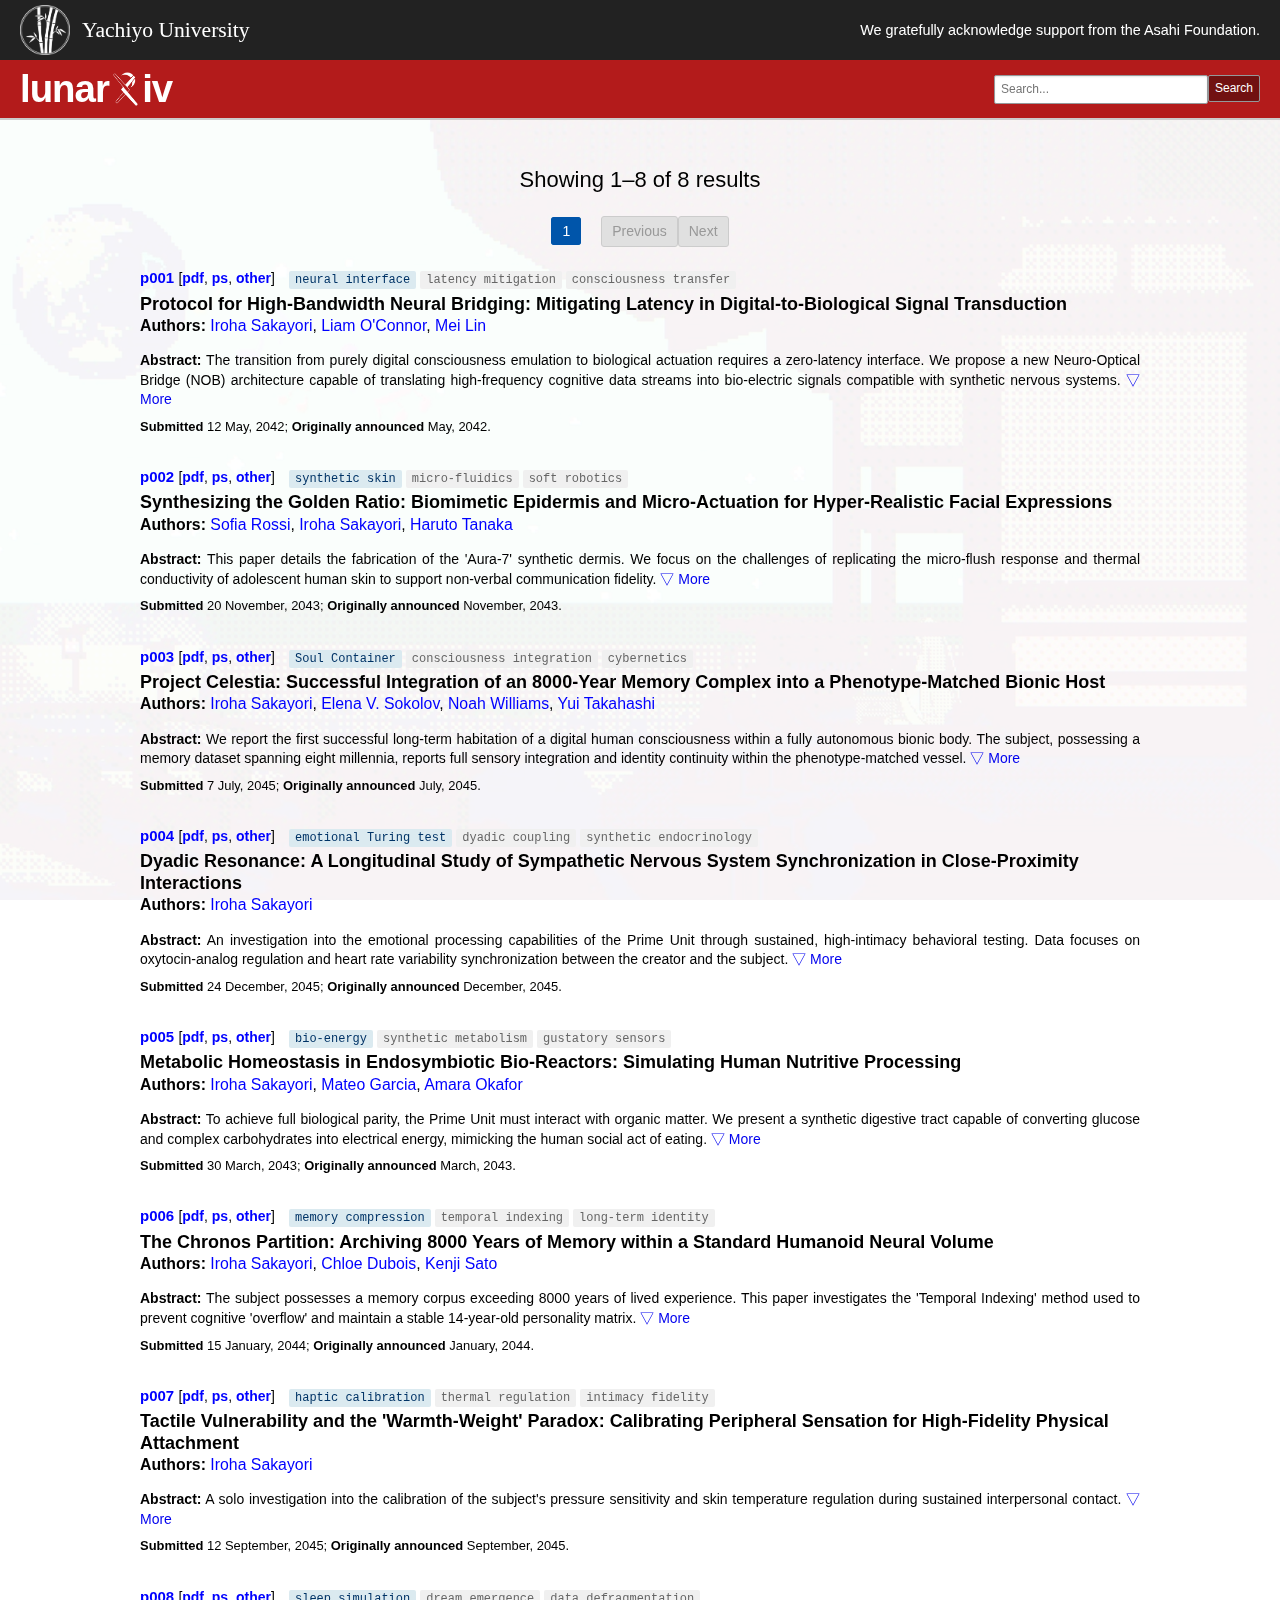
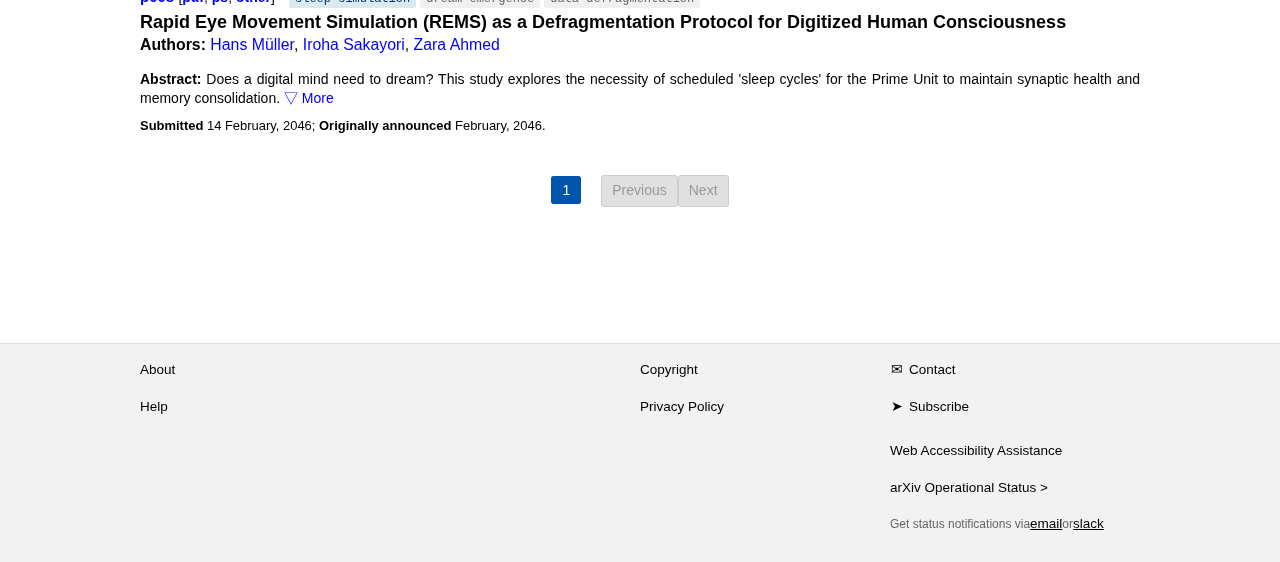
<file: index.html>
<!doctype html>
<html lang="zh-CN">
  <head>
    <meta charset="UTF-8" />
    <meta name="viewport" content="width=device-width, initial-scale=1.0" />
    <title>Search | Paper Archive</title>
    <link href="https://fonts.cdnfonts.com/css/larabiefont" rel="stylesheet" />
    <link rel="stylesheet" href="css/style.css" />
  </head>
  <body>
    <!-- 桌面：黑条 + 红条；平板/手机：仅红条，布局由 CSS 控制 -->
    <div class="header-top">
      <div class="header-top-left">
        <img
          src="assets/image/university-logo.png"
          alt=""
          class="header-crest"
        />
        <span class="header-school-name">Yachiyo University</span>
      </div>
      <span class="header-top-right"
        >We gratefully acknowledge support from the Asahi Foundation.</span
      >
    </div>

    <div class="header-bottom">
      <a href="index.html" class="logo">
        <span class="logo-brand">
          <span class="logo-word">lunar</span>
          <img src="assets/image/lunarxiv-logo.png" alt="lunarXiv" class="logo-img" />
          <span class="logo-word">iv</span>
        </span>
      </a>
      <span class="header-divider" aria-hidden="true"></span>
      <div class="header-university">
        <img
          src="assets/image/university-logo.png"
          alt=""
          class="header-crest-inline"
        />
        <span class="header-university-name">Yachiyo University</span>
      </div>
      <div class="header-search-box">
        <input type="text" placeholder="Search..." size="30" />
        <button type="submit">Search</button>
      </div>
      <a href="#" class="header-menu-btn" aria-label="Menu">☰</a>
    </div>

    <div class="main-container">
      <h1 class="page-title" id="page-title">
        Showing 1–10 of <span id="total-count">0</span> results
      </h1>

      <div class="pagination" id="pagination">
        <!-- 由 main.js 渲染 -->
      </div>

      <ol class="results-list" id="paper-list" start="1">
        <!-- 由 main.js 动态渲染 -->
        <li class="loading">正在加载论文列表…</li>
      </ol>

      <div
        class="pagination"
        id="pagination-bottom"
        style="justify-content: center; margin-top: 40px"
      >
        <!-- 由 main.js 同步渲染 -->
      </div>
    </div>

    <footer>
      <div class="footer-content">
        <div class="footer-col">
          <ul>
            <li><a href="#">About</a></li>
            <li><a href="#">Help</a></li>
          </ul>
        </div>
        <div class="footer-col">
          <ul></ul>
        </div>
        <div class="footer-col">
          <ul>
            <li><a href="#">Copyright</a></li>
            <li><a href="#">Privacy Policy</a></li>
          </ul>
        </div>
        <div class="footer-col footer-right">
          <ul>
            <li><span class="icon-mock">✉</span> <a href="#">Contact</a></li>
            <li><span class="icon-mock">➤</span> <a href="#">Subscribe</a></li>
            <li style="margin-top: 20px">
              <a href="#">Web Accessibility Assistance</a>
            </li>
            <li><a href="#">arXiv Operational Status &gt;</a></li>
            <li style="font-size: 12px; color: #666; margin-top: 5px">
              Get status notifications via
              <a href="#" style="text-decoration: underline">email</a> or
              <a href="#" style="text-decoration: underline">slack</a>
            </li>
          </ul>
        </div>
      </div>
    </footer>

    <script src="js/main.js"></script>
  </body>
</html>
</file>
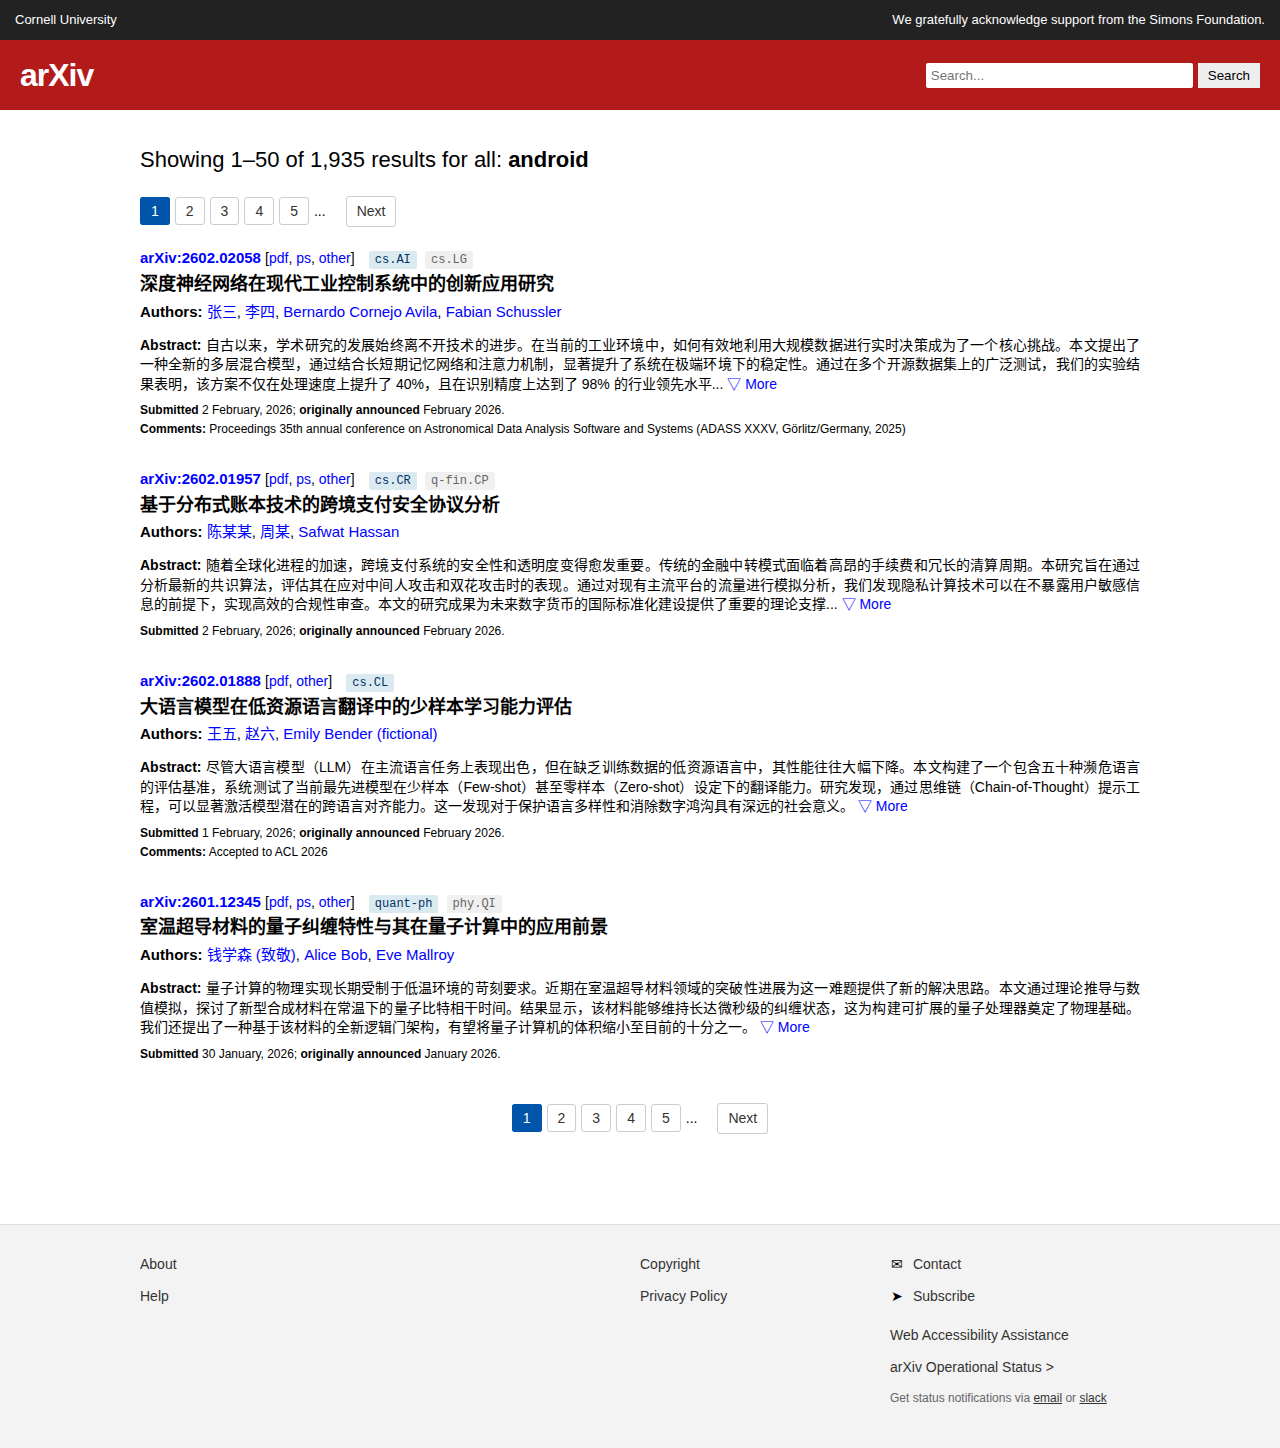
<file: .stylereference/index.html>
<!doctype html>
<html lang="zh-CN">
  <head>
    <meta charset="UTF-8" />
    <meta name="viewport" content="width=device-width, initial-scale=1.0" />
    <title>Search | arXiv e-print repository</title>
    <style>
      /* 全局重置 */
      body {
        font-family:
          "Lucida Sans Unicode", "Lucida Grande", Arial, Helvetica, sans-serif;
        margin: 0;
        padding: 0;
        color: #000;
        background-color: #fff;
        line-height: 1.4;
      }

      a {
        text-decoration: none;
        color: #0000ff; /* 传统的蓝色链接 */
      }

      a:hover {
        text-decoration: underline;
      }

      /* --- 1. 顶部 Header 修正 (上黑下红) --- */
      .header-top {
        background-color: #222; /* 黑色 Cornell banner */
        color: white;
        padding: 5px 15px;
        font-size: 13px;
        display: flex;
        align-items: center;
        height: 30px;
      }

      .header-top img {
        height: 20px; /* 模拟 Cornell Logo */
        margin-right: 10px;
      }

      .header-bottom {
        background-color: #b31b1b; /* arXiv 红色 */
        color: white;
        padding: 10px 20px;
        display: flex;
        justify-content: space-between;
        align-items: center;
        height: 50px;
      }

      .logo {
        font-size: 32px;
        font-weight: bold;
        color: white;
        letter-spacing: -1px;
      }

      .header-search-box {
        display: flex;
        gap: 5px;
      }

      .header-search-box input {
        padding: 5px;
        border: none;
        border-radius: 2px;
      }

      .header-search-box button {
        background-color: #eee;
        border: none;
        padding: 5px 10px;
        cursor: pointer;
      }

      /* --- 主体内容 --- */
      .main-container {
        max-width: 1000px; /* 限制宽度以模仿原版布局 */
        margin: 0 auto; /* 居中 */
        padding: 20px;
      }

      h1.page-title {
        font-weight: normal;
        font-size: 22px;
        margin-bottom: 20px;
      }

      /* --- 搜索栏 --- */
      .search-controls {
        background-color: #f8f8f8;
        padding: 15px;
        border-radius: 4px;
        margin-bottom: 20px;
        border: 1px solid #ddd;
      }

      .main-search-input {
        width: 100%;
        padding: 8px;
        font-size: 16px;
        box-sizing: border-box;
        margin-bottom: 10px;
      }

      /* --- 翻页 Pagination --- */
      .pagination {
        display: flex;
        align-items: center;
        margin: 20px 0;
        font-size: 14px;
      }

      .pagination-list {
        list-style: none;
        padding: 0;
        margin: 0 20px 0 0;
        display: flex;
        gap: 5px;
      }

      .page-link {
        padding: 5px 10px;
        border: 1px solid #ccc;
        color: #333;
        border-radius: 3px;
      }

      .page-link.active {
        background-color: #0055aa;
        color: white;
        border-color: #0055aa;
      }

      .page-link:hover:not(.active) {
        background-color: #eee;
        text-decoration: none;
      }

      /* --- 列表项 (核心修改) --- */
      .results-list {
        list-style: none;
        padding: 0;
      }

      .result-item {
        /* 6. 去除横线，仅使用 margin 隔开 */
        margin-bottom: 30px;
        padding-bottom: 0;
      }

      /* 第一行：ID + 链接 + Tag */
      .list-identifier {
        margin-bottom: 4px;
        font-size: 15px;
      }

      .arxiv-id-link {
        font-weight: bold;
        color: #0000ff; /* 修正链接颜色 */
      }

      .format-links {
        font-size: 14px;
        color: #000;
      }

      .format-links a {
        color: #0000ff;
      }

      /* 4. Tag 位于编号栏后面 */
      .tag-container {
        display: inline-block;
        margin-left: 10px;
      }

      .tag {
        background-color: #dbeaf0; /* arXiv tag blue */
        color: #003366;
        padding: 2px 6px;
        font-size: 12px;
        border-radius: 2px;
        font-family: monospace;
        margin-right: 4px;
      }

      .tag.secondary {
        background-color: #f0f0f0;
        color: #666;
      }

      /* 1. 标题不是超链接 */
      .list-title {
        font-size: 18px;
        font-weight: bold; /* arXiv 标题通常加粗 */
        color: #000; /* 纯黑 */
        margin: 5px 0;
        line-height: 1.2;
      }

      .list-authors {
        font-size: 15px;
        margin-bottom: 8px;
      }

      .author-name {
        color: #0000ff;
      }

      .abstract {
        font-size: 14px;
        margin-bottom: 8px;
        text-align: justify;
      }

      .abstract-prefix {
        font-weight: bold;
      }

      /* 4. 底部提交信息和评论 */
      .submission-history,
      .comments {
        font-size: 12px;
        color: #000;
        margin-bottom: 2px;
      }

      .meta-label {
        font-weight: bold;
      }

      /* --- 5. 底部 Footer (仿照截图) --- */
      footer {
        background-color: #f3f3f3; /* 浅灰背景 */
        padding: 30px 20px;
        margin-top: 50px;
        border-top: 1px solid #ddd;
        font-size: 14px;
      }

      .footer-content {
        max-width: 1000px;
        margin: 0 auto;
        display: flex;
        justify-content: space-between;
      }

      .footer-col {
        flex: 1;
      }

      .footer-col ul {
        list-style: none;
        padding: 0;
        margin: 0;
      }

      .footer-col li {
        margin-bottom: 12px;
      }

      .footer-col a {
        color: #333;
      }

      .footer-right {
        text-align: left; /* 原图是左对齐的列，但在右侧区域 */
      }

      .icon-mock {
        display: inline-block;
        width: 14px;
        text-align: center;
        margin-right: 5px;
      }
    </style>
  </head>
  <body>
    <div class="header-top">
      <span>Cornell University</span>
      <span style="margin-left: auto"
        >We gratefully acknowledge support from the Simons Foundation.</span
      >
    </div>

    <div class="header-bottom">
      <div class="logo">arXiv</div>
      <div class="header-search-box">
        <input type="text" placeholder="Search..." size="30" />
        <button>Search</button>
      </div>
    </div>

    <div class="main-container">
      <h1 class="page-title">
        Showing 1–50 of 1,935 results for all: <strong>android</strong>
      </h1>

      <div class="pagination">
        <ul class="pagination-list">
          <li><a href="#" class="page-link active">1</a></li>
          <li><a href="#" class="page-link">2</a></li>
          <li><a href="#" class="page-link">3</a></li>
          <li><a href="#" class="page-link">4</a></li>
          <li><a href="#" class="page-link">5</a></li>
          <li>...</li>
        </ul>
        <a href="#" class="page-link">Next</a>
      </div>

      <ol class="results-list" start="1">
        <li class="result-item">
          <div class="list-identifier">
            <a href="#" class="arxiv-id-link">arXiv:2602.02058</a>
            <span class="format-links"
              >[<a href="#">pdf</a>, <a href="#">ps</a>,
              <a href="#">other</a>]</span
            >
            <div class="tag-container">
              <span class="tag">cs.AI</span>
              <span class="tag secondary">cs.LG</span>
            </div>
          </div>

          <div class="list-title">
            深度神经网络在现代工业控制系统中的创新应用研究
          </div>

          <div class="list-authors">
            <span class="meta-label">Authors:</span>
            <a href="#" class="author-name">张三</a>,
            <a href="#" class="author-name">李四</a>,
            <a href="#" class="author-name">Bernardo Cornejo Avila</a>,
            <a href="#" class="author-name">Fabian Schussler</a>
          </div>

          <p class="abstract">
            <span class="abstract-prefix">Abstract:</span>
            自古以来，学术研究的发展始终离不开技术的进步。在当前的工业环境中，如何有效地利用大规模数据进行实时决策成为了一个核心挑战。本文提出了一种全新的多层混合模型，通过结合长短期记忆网络和注意力机制，显著提升了系统在极端环境下的稳定性。通过在多个开源数据集上的广泛测试，我们的实验结果表明，该方案不仅在处理速度上提升了
            40%，且在识别精度上达到了 98% 的行业领先水平...
            <a href="#">▽ More</a>
          </p>

          <div class="submission-history">
            <span class="meta-label">Submitted</span> 2 February, 2026;
            <span class="meta-label">originally announced</span> February 2026.
          </div>
          <div class="comments">
            <span class="meta-label">Comments:</span> Proceedings 35th annual
            conference on Astronomical Data Analysis Software and Systems (ADASS
            XXXV, Görlitz/Germany, 2025)
          </div>
        </li>

        <li class="result-item">
          <div class="list-identifier">
            <a href="#" class="arxiv-id-link">arXiv:2602.01957</a>
            <span class="format-links"
              >[<a href="#">pdf</a>, <a href="#">ps</a>,
              <a href="#">other</a>]</span
            >
            <div class="tag-container">
              <span class="tag">cs.CR</span>
              <span class="tag secondary">q-fin.CP</span>
            </div>
          </div>

          <div class="list-title">基于分布式账本技术的跨境支付安全协议分析</div>

          <div class="list-authors">
            <span class="meta-label">Authors:</span>
            <a href="#" class="author-name">陈某某</a>,
            <a href="#" class="author-name">周某</a>,
            <a href="#" class="author-name">Safwat Hassan</a>
          </div>

          <p class="abstract">
            <span class="abstract-prefix">Abstract:</span>
            随着全球化进程的加速，跨境支付系统的安全性和透明度变得愈发重要。传统的金融中转模式面临着高昂的手续费和冗长的清算周期。本研究旨在通过分析最新的共识算法，评估其在应对中间人攻击和双花攻击时的表现。通过对现有主流平台的流量进行模拟分析，我们发现隐私计算技术可以在不暴露用户敏感信息的前提下，实现高效的合规性审查。本文的研究成果为未来数字货币的国际标准化建设提供了重要的理论支撑...
            <a href="#">▽ More</a>
          </p>

          <div class="submission-history">
            <span class="meta-label">Submitted</span> 2 February, 2026;
            <span class="meta-label">originally announced</span> February 2026.
          </div>
        </li>

        <li class="result-item">
          <div class="list-identifier">
            <a href="#" class="arxiv-id-link">arXiv:2602.01888</a>
            <span class="format-links"
              >[<a href="#">pdf</a>, <a href="#">other</a>]</span
            >
            <div class="tag-container">
              <span class="tag">cs.CL</span>
            </div>
          </div>

          <div class="list-title">
            大语言模型在低资源语言翻译中的少样本学习能力评估
          </div>

          <div class="list-authors">
            <span class="meta-label">Authors:</span>
            <a href="#" class="author-name">王五</a>,
            <a href="#" class="author-name">赵六</a>,
            <a href="#" class="author-name">Emily Bender (fictional)</a>
          </div>

          <p class="abstract">
            <span class="abstract-prefix">Abstract:</span>
            尽管大语言模型（LLM）在主流语言任务上表现出色，但在缺乏训练数据的低资源语言中，其性能往往大幅下降。本文构建了一个包含五十种濒危语言的评估基准，系统测试了当前最先进模型在少样本（Few-shot）甚至零样本（Zero-shot）设定下的翻译能力。研究发现，通过思维链（Chain-of-Thought）提示工程，可以显著激活模型潜在的跨语言对齐能力。这一发现对于保护语言多样性和消除数字鸿沟具有深远的社会意义。
            <a href="#">▽ More</a>
          </p>

          <div class="submission-history">
            <span class="meta-label">Submitted</span> 1 February, 2026;
            <span class="meta-label">originally announced</span> February 2026.
          </div>
          <div class="comments">
            <span class="meta-label">Comments:</span> Accepted to ACL 2026
          </div>
        </li>

        <li class="result-item">
          <div class="list-identifier">
            <a href="#" class="arxiv-id-link">arXiv:2601.12345</a>
            <span class="format-links"
              >[<a href="#">pdf</a>, <a href="#">ps</a>,
              <a href="#">other</a>]</span
            >
            <div class="tag-container">
              <span class="tag">quant-ph</span>
              <span class="tag secondary">phy.QI</span>
            </div>
          </div>

          <div class="list-title">
            室温超导材料的量子纠缠特性与其在量子计算中的应用前景
          </div>

          <div class="list-authors">
            <span class="meta-label">Authors:</span>
            <a href="#" class="author-name">钱学森 (致敬)</a>,
            <a href="#" class="author-name">Alice Bob</a>,
            <a href="#" class="author-name">Eve Mallroy</a>
          </div>

          <p class="abstract">
            <span class="abstract-prefix">Abstract:</span>
            量子计算的物理实现长期受制于低温环境的苛刻要求。近期在室温超导材料领域的突破性进展为这一难题提供了新的解决思路。本文通过理论推导与数值模拟，探讨了新型合成材料在常温下的量子比特相干时间。结果显示，该材料能够维持长达微秒级的纠缠状态，这为构建可扩展的量子处理器奠定了物理基础。我们还提出了一种基于该材料的全新逻辑门架构，有望将量子计算机的体积缩小至目前的十分之一。
            <a href="#">▽ More</a>
          </p>

          <div class="submission-history">
            <span class="meta-label">Submitted</span> 30 January, 2026;
            <span class="meta-label">originally announced</span> January 2026.
          </div>
        </li>
      </ol>

      <div class="pagination" style="justify-content: center; margin-top: 40px">
        <ul class="pagination-list">
          <li><a href="#" class="page-link active">1</a></li>
          <li><a href="#" class="page-link">2</a></li>
          <li><a href="#" class="page-link">3</a></li>
          <li><a href="#" class="page-link">4</a></li>
          <li><a href="#" class="page-link">5</a></li>
          <li>...</li>
        </ul>
        <a href="#" class="page-link">Next</a>
      </div>
    </div>

    <footer>
      <div class="footer-content">
        <div class="footer-col">
          <ul>
            <li><a href="#">About</a></li>
            <li><a href="#">Help</a></li>
          </ul>
        </div>

        <div class="footer-col">
          <ul></ul>
        </div>

        <div class="footer-col">
          <ul>
            <li><a href="#">Copyright</a></li>
            <li><a href="#">Privacy Policy</a></li>
          </ul>
        </div>

        <div class="footer-col footer-right">
          <ul>
            <li><span class="icon-mock">✉</span> <a href="#">Contact</a></li>
            <li><span class="icon-mock">➤</span> <a href="#">Subscribe</a></li>
            <li style="margin-top: 20px">
              <a href="#">Web Accessibility Assistance</a>
            </li>
            <li><a href="#">arXiv Operational Status ></a></li>
            <li style="font-size: 12px; color: #666; margin-top: 5px">
              Get status notifications via
              <a href="#" style="text-decoration: underline">email</a> or
              <a href="#" style="text-decoration: underline">slack</a>
            </li>
          </ul>
        </div>
      </div>
    </footer>
  </body>
</html>
</file>
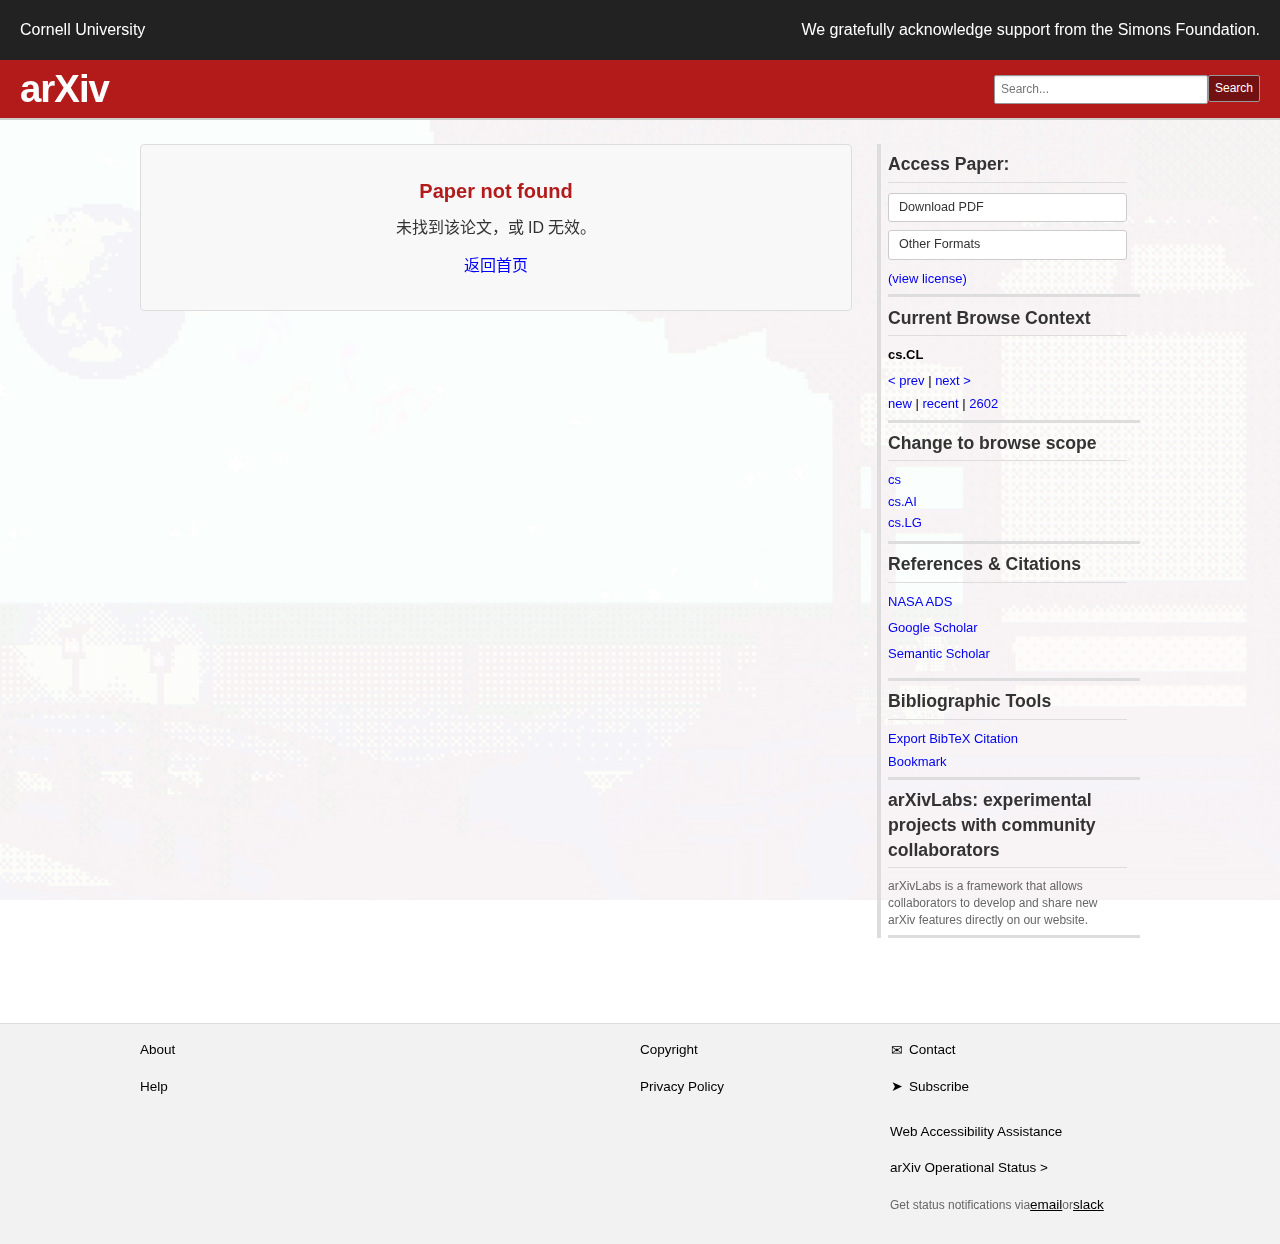
<file: detail.html>
<!doctype html>
<html lang="zh-CN">
  <head>
    <meta charset="UTF-8" />
    <meta name="viewport" content="width=device-width, initial-scale=1.0" />
    <title>Paper Detail | Paper Archive</title>
    <link rel="stylesheet" href="css/style.css" />
  </head>
  <body>
    <div class="header-top">
      <span>Cornell University</span>
      <span style="margin-left: auto"
        >We gratefully acknowledge support from the Simons Foundation.</span
      >
    </div>

    <div class="header-bottom">
      <a href="index.html" class="logo">arXiv</a>
      <div class="header-search-box">
        <input type="text" placeholder="Search..." size="30" />
        <button>Search</button>
      </div>
    </div>

    <div class="content-wrapper">
      <div class="main-column">
        <div id="paper-detail" class="paper-detail-inner" aria-live="polite">
          <!-- 由 detail.js 填充：breadcrumb、标题、作者、摘要、元数据、Submission history；或 Paper not found -->
          <p class="loading">正在加载论文信息…</p>
        </div>
      </div>

      <div class="sidebar">
        <div class="sidebar-box">
          <div class="sidebar-header">Access Paper:</div>
          <ul class="access-paper-list">
            <li><a href="#" class="download-btn" id="sidebar-download-pdf">Download PDF</a></li>
            <li><a href="#" class="download-btn">Other Formats</a></li>
          </ul>
          <div style="margin-top: 10px; font-size: 13px">
            <a href="#">(view license)</a>
          </div>
        </div>

        <div class="sidebar-box">
          <div class="sidebar-header">Current Browse Context</div>
          <div class="browse-context">
            <div><strong>cs.CL</strong></div>
            <div class="browse-nav">
              <a href="#">&lt; prev</a> <span>|</span> <a href="#">next &gt;</a>
            </div>
            <div>
              <a href="index.html">new</a> | <a href="index.html">recent</a> |
              <a href="#">2602</a>
            </div>
          </div>
        </div>

        <div class="sidebar-box">
          <div class="sidebar-header">Change to browse scope</div>
          <div class="browse-context">
            <div style="margin-bottom: 3px"><a href="#">cs</a></div>
            <div style="margin-bottom: 3px"><a href="#">cs.AI</a></div>
            <div style="margin-bottom: 3px"><a href="#">cs.LG</a></div>
          </div>
        </div>

        <div class="sidebar-box">
          <div class="sidebar-header">References &amp; Citations</div>
          <ul class="access-paper-list" style="font-size: 13px">
            <li><a href="#">NASA ADS</a></li>
            <li><a href="#">Google Scholar</a></li>
            <li><a href="#">Semantic Scholar</a></li>
          </ul>
        </div>

        <div class="sidebar-box">
          <div class="sidebar-header">Bibliographic Tools</div>
          <div style="font-size: 13px">
            <a href="#">Export BibTeX Citation</a>
          </div>
          <div style="font-size: 13px; margin-top: 5px">
            <a href="#">Bookmark</a>
          </div>
        </div>

        <div class="sidebar-box">
          <div class="sidebar-header">
            arXivLabs: experimental projects with community collaborators
          </div>
          <div style="font-size: 12px; color: #666; margin-top: 5px">
            arXivLabs is a framework that allows collaborators to develop and
            share new arXiv features directly on our website.
          </div>
        </div>
      </div>
    </div>

    <footer>
      <div class="footer-content">
        <div class="footer-col">
          <ul>
            <li><a href="#">About</a></li>
            <li><a href="#">Help</a></li>
          </ul>
        </div>
        <div class="footer-col">
          <ul></ul>
        </div>
        <div class="footer-col">
          <ul>
            <li><a href="#">Copyright</a></li>
            <li><a href="#">Privacy Policy</a></li>
          </ul>
        </div>
        <div class="footer-col footer-right">
          <ul>
            <li><span class="icon-mock">✉</span> <a href="#">Contact</a></li>
            <li><span class="icon-mock">➤</span> <a href="#">Subscribe</a></li>
            <li style="margin-top: 20px">
              <a href="#">Web Accessibility Assistance</a>
            </li>
            <li><a href="#">arXiv Operational Status &gt;</a></li>
            <li style="font-size: 12px; color: #666; margin-top: 5px">
              Get status notifications via
              <a href="#" style="text-decoration: underline">email</a> or
              <a href="#" style="text-decoration: underline">slack</a>
            </li>
          </ul>
        </div>
      </div>
    </footer>

    <script src="js/detail.js"></script>
  </body>
</html>
</file>
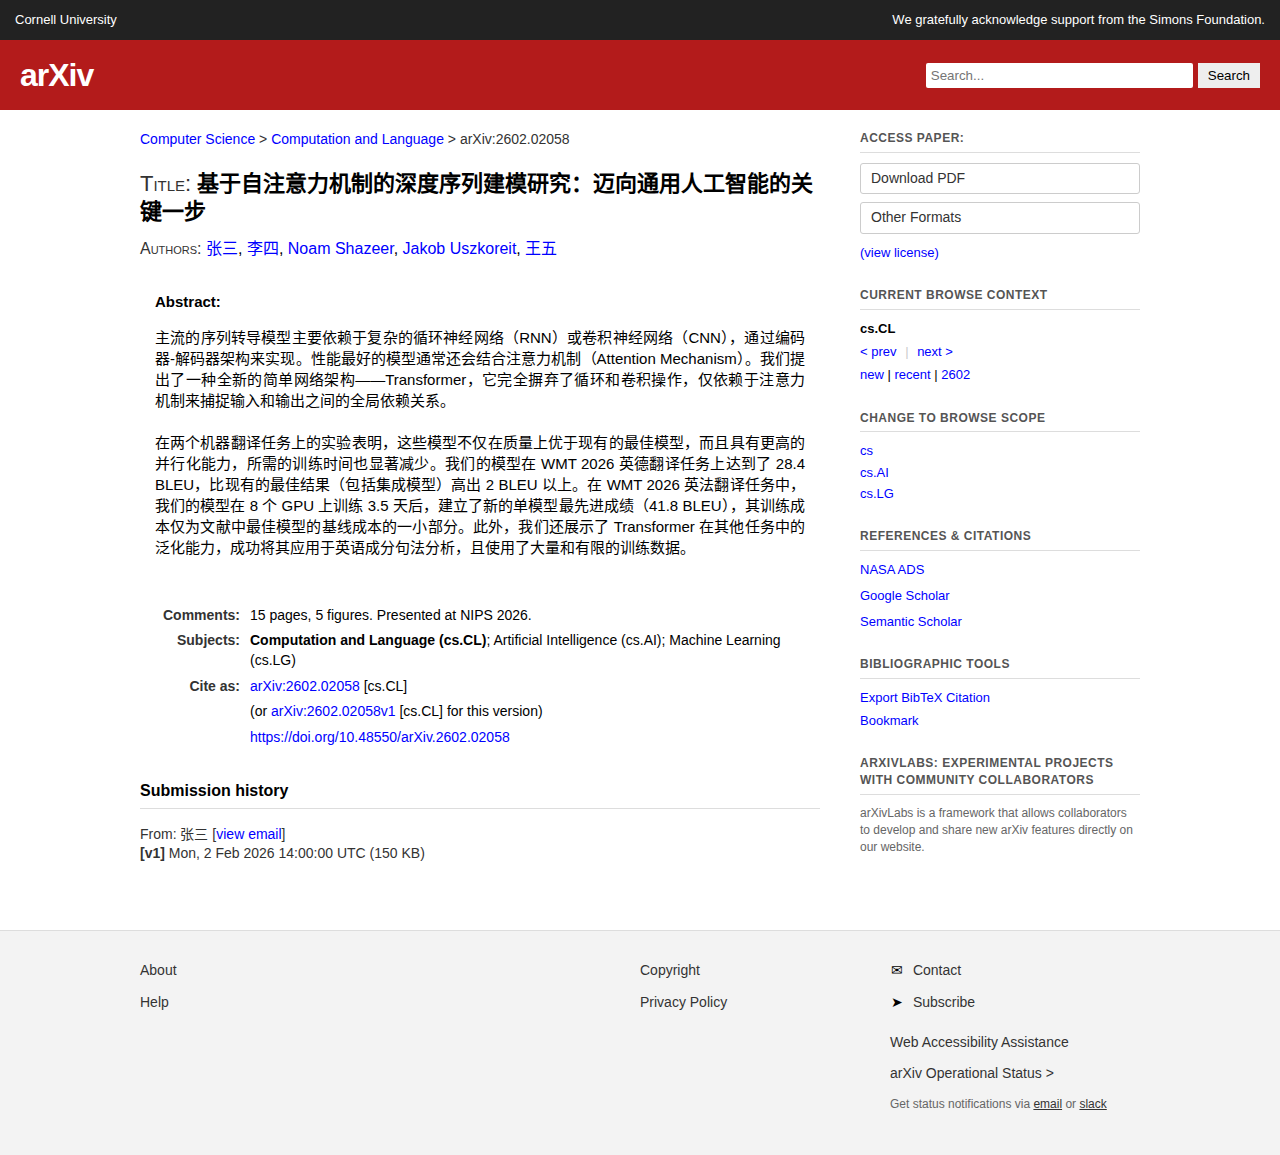
<file: .stylereference/detail.html>
<!doctype html>
<html lang="zh-CN">
  <head>
    <meta charset="UTF-8" />
    <meta name="viewport" content="width=device-width, initial-scale=1.0" />
    <title>[2602.02058] 基于自注意力机制的深度序列建模研究</title>
    <style>
      /* --- 全局重置 (保持与搜索页一致) --- */
      body {
        font-family:
          "Lucida Sans Unicode", "Lucida Grande", Arial, Helvetica, sans-serif;
        margin: 0;
        padding: 0;
        color: #000;
        background-color: #fff;
        line-height: 1.4;
      }

      a {
        text-decoration: none;
        color: #0000ff;
        cursor: pointer;
      }

      a:hover {
        text-decoration: underline;
      }

      /* --- Header (复用搜索页样式) --- */
      .header-top {
        background-color: #222;
        color: white;
        padding: 5px 15px;
        font-size: 13px;
        display: flex;
        align-items: center;
        height: 30px;
      }

      .header-top img {
        height: 20px;
        margin-right: 10px;
      }

      .header-bottom {
        background-color: #b31b1b;
        color: white;
        padding: 10px 20px;
        display: flex;
        justify-content: space-between;
        align-items: center;
        height: 50px;
      }

      .logo {
        font-size: 32px;
        font-weight: bold;
        color: white;
        letter-spacing: -1px;
      }

      .header-search-box {
        display: flex;
        gap: 5px;
      }

      .header-search-box input {
        padding: 5px;
        border: none;
        border-radius: 2px;
      }

      .header-search-box button {
        background-color: #eee;
        border: none;
        padding: 5px 10px;
        cursor: pointer;
      }

      /* --- 详情页布局 (Abstract Page Layout) --- */
      .content-wrapper {
        max-width: 1000px;
        margin: 20px auto;
        padding: 0 20px;
        display: flex;
        gap: 40px; /* 主内容和侧边栏的间距 */
        align-items: flex-start;
      }

      /* 左侧主内容区域 */
      .main-column {
        flex: 1; /* 占据剩余空间 */
        min-width: 0; /* 防止内容溢出 */
      }

      /* 右侧侧边栏区域 */
      .sidebar {
        width: 280px;
        flex-shrink: 0;
        font-size: 14px;
      }

      /* --- 论文信息样式 --- */
      .header-breadcrumbs {
        font-size: 14px;
        margin-bottom: 20px;
        color: #333;
      }

      h1.paper-title {
        font-size: 22px;
        font-weight: bold;
        margin: 0 0 10px 0;
        line-height: 1.3;
      }

      .title-prefix {
        font-variant: small-caps; /* 模拟 Title: 样式 */
        color: #333;
        font-weight: normal;
      }

      .authors {
        font-size: 16px;
        margin-bottom: 20px;
        line-height: 1.5;
      }

      .authors-prefix {
        font-variant: small-caps;
        color: #333;
      }

      .abstract-block {
        margin: 20px 0;
        padding: 10px 15px;
        background-color: #fff; /* 实际上 arXiv 摘要没有背景色，是纯文本 */
        border: none;
      }

      .abstract-prefix {
        font-weight: bold;
        display: block;
        margin-bottom: 5px;
        font-size: 15px;
      }

      .abstract-text {
        text-align: justify;
        font-size: 15px;
      }

      /* --- 元数据表格样式 --- */
      .metatable {
        width: 100%;
        border-spacing: 0;
        margin-top: 20px;
        font-size: 14px;
      }

      .metatable td {
        padding: 3px 10px 3px 0;
        vertical-align: top;
      }

      .table-label {
        font-weight: bold;
        color: #333;
        white-space: nowrap;
        text-align: right;
        width: 100px; /* 固定标签宽度 */
      }

      /* --- 侧边栏组件样式 --- */
      .sidebar-box {
        margin-bottom: 25px;
      }

      .sidebar-header {
        font-weight: bold;
        border-bottom: 1px solid #ddd;
        padding-bottom: 5px;
        margin-bottom: 10px;
        color: #555;
        text-transform: uppercase;
        font-size: 12px;
        letter-spacing: 0.5px;
      }

      .access-paper-list {
        list-style: none;
        padding: 0;
        margin: 0;
      }

      .access-paper-list li {
        margin-bottom: 8px;
      }

      .download-btn {
        background-color: #fff;
        border: 1px solid #ccc;
        padding: 5px 10px;
        display: block;
        text-decoration: none;
        color: #333;
        border-radius: 3px;
        transition: background 0.2s;
      }

      .download-btn:hover {
        background-color: #f0f0f0;
        text-decoration: none;
        border-color: #bbb;
      }

      .browse-context {
        font-size: 13px;
      }

      .browse-nav {
        margin: 5px 0;
      }

      .browse-nav span {
        margin: 0 5px;
        color: #ccc;
      }

      /* --- Footer (复用搜索页样式) --- */
      footer {
        background-color: #f3f3f3;
        padding: 30px 20px;
        margin-top: 50px;
        border-top: 1px solid #ddd;
        font-size: 14px;
      }

      .footer-content {
        max-width: 1000px;
        margin: 0 auto;
        display: flex;
        justify-content: space-between;
      }

      .footer-col {
        flex: 1;
      }

      .footer-col ul {
        list-style: none;
        padding: 0;
        margin: 0;
      }

      .footer-col li {
        margin-bottom: 12px;
      }

      .footer-col a {
        color: #333;
      }

      .icon-mock {
        display: inline-block;
        width: 14px;
        text-align: center;
        margin-right: 5px;
      }
    </style>
  </head>
  <body>
    <div class="header-top">
      <span>Cornell University</span>
      <span style="margin-left: auto"
        >We gratefully acknowledge support from the Simons Foundation.</span
      >
    </div>

    <div class="header-bottom">
      <a href="#" class="logo" style="text-decoration: none">arXiv</a>
      <div class="header-search-box">
        <input type="text" placeholder="Search..." size="30" />
        <button>Search</button>
      </div>
    </div>

    <div class="content-wrapper">
      <div class="main-column">
        <div class="header-breadcrumbs">
          <a href="#">Computer Science</a> >
          <a href="#">Computation and Language</a> > arXiv:2602.02058
        </div>

        <h1 class="paper-title">
          <span class="title-prefix">Title:</span>
          基于自注意力机制的深度序列建模研究：迈向通用人工智能的关键一步
        </h1>

        <div class="authors">
          <span class="authors-prefix">Authors:</span>
          <a href="#">张三</a>, <a href="#">李四</a>,
          <a href="#">Noam Shazeer</a>, <a href="#">Jakob Uszkoreit</a>,
          <a href="#">王五</a>
        </div>

        <div class="abstract-block">
          <span class="abstract-prefix">Abstract:</span>
          <p class="abstract-text">
            主流的序列转导模型主要依赖于复杂的循环神经网络（RNN）或卷积神经网络（CNN），通过编码器-解码器架构来实现。性能最好的模型通常还会结合注意力机制（Attention
            Mechanism）。我们提出了一种全新的简单网络架构——Transformer，它完全摒弃了循环和卷积操作，仅依赖于注意力机制来捕捉输入和输出之间的全局依赖关系。
            <br /><br />
            在两个机器翻译任务上的实验表明，这些模型不仅在质量上优于现有的最佳模型，而且具有更高的并行化能力，所需的训练时间也显著减少。我们的模型在
            WMT 2026 英德翻译任务上达到了 28.4
            BLEU，比现有的最佳结果（包括集成模型）高出 2 BLEU 以上。在 WMT 2026
            英法翻译任务中，我们的模型在 8 个 GPU 上训练 3.5
            天后，建立了新的单模型最先进成绩（41.8
            BLEU），其训练成本仅为文献中最佳模型的基线成本的一小部分。此外，我们还展示了
            Transformer
            在其他任务中的泛化能力，成功将其应用于英语成分句法分析，且使用了大量和有限的训练数据。
          </p>
        </div>

        <table class="metatable">
          <tr>
            <td class="table-label">Comments:</td>
            <td>15 pages, 5 figures. Presented at NIPS 2026.</td>
          </tr>
          <tr>
            <td class="table-label">Subjects:</td>
            <td>
              <span style="font-weight: bold"
                >Computation and Language (cs.CL)</span
              >; Artificial Intelligence (cs.AI); Machine Learning (cs.LG)
            </td>
          </tr>
          <tr>
            <td class="table-label">Cite as:</td>
            <td><a href="#">arXiv:2602.02058</a> [cs.CL]</td>
          </tr>
          <tr>
            <td class="table-label">&nbsp;</td>
            <td>
              (or <a href="#">arXiv:2602.02058v1</a> [cs.CL] for this version)
            </td>
          </tr>
          <tr>
            <td class="table-label">&nbsp;</td>
            <td><a href="#">https://doi.org/10.48550/arXiv.2602.02058</a></td>
          </tr>
        </table>

        <div style="margin-top: 30px">
          <h3
            style="
              font-size: 16px;
              border-bottom: 1px solid #ddd;
              padding-bottom: 5px;
            "
          >
            Submission history
          </h3>
          <p style="font-size: 14px; color: #333">
            From: 张三 [<a href="#">view email</a>] <br />
            <strong>[v1]</strong> Mon, 2 Feb 2026 14:00:00 UTC (150 KB)<br />
          </p>
        </div>
      </div>

      <div class="sidebar">
        <div class="sidebar-box">
          <div class="sidebar-header">Access Paper:</div>
          <ul class="access-paper-list">
            <li><a href="#" class="download-btn">Download PDF</a></li>
            <li><a href="#" class="download-btn">Other Formats</a></li>
          </ul>
          <div style="margin-top: 10px; font-size: 13px">
            <a href="#">(view license)</a>
          </div>
        </div>

        <div class="sidebar-box">
          <div class="sidebar-header">Current Browse Context</div>
          <div class="browse-context">
            <div><strong>cs.CL</strong></div>
            <div class="browse-nav">
              <a href="#">&lt; prev</a> <span>|</span> <a href="#">next &gt;</a>
            </div>
            <div>
              <a href="#">new</a> | <a href="#">recent</a> |
              <a href="#">2602</a>
            </div>
          </div>
        </div>

        <div class="sidebar-box">
          <div class="sidebar-header">Change to browse scope</div>
          <div class="browse-context">
            <div style="margin-bottom: 3px"><a href="#">cs</a></div>
            <div style="margin-bottom: 3px"><a href="#">cs.AI</a></div>
            <div style="margin-bottom: 3px"><a href="#">cs.LG</a></div>
          </div>
        </div>

        <div class="sidebar-box">
          <div class="sidebar-header">References & Citations</div>
          <ul class="access-paper-list" style="font-size: 13px">
            <li><a href="#">NASA ADS</a></li>
            <li><a href="#">Google Scholar</a></li>
            <li><a href="#">Semantic Scholar</a></li>
          </ul>
        </div>

        <div class="sidebar-box">
          <div class="sidebar-header">Bibliographic Tools</div>
          <div style="font-size: 13px">
            <a href="#">Export BibTeX Citation</a>
          </div>
          <div style="font-size: 13px; margin-top: 5px">
            <a href="#">Bookmark</a>
          </div>
        </div>

        <div class="sidebar-box">
          <div class="sidebar-header">
            arXivLabs: experimental projects with community collaborators
          </div>
          <div style="font-size: 12px; color: #666; margin-top: 5px">
            arXivLabs is a framework that allows collaborators to develop and
            share new arXiv features directly on our website.
          </div>
        </div>
      </div>
    </div>

    <footer>
      <div class="footer-content">
        <div class="footer-col">
          <ul>
            <li><a href="#">About</a></li>
            <li><a href="#">Help</a></li>
          </ul>
        </div>

        <div class="footer-col">
          <ul></ul>
        </div>

        <div class="footer-col">
          <ul>
            <li><a href="#">Copyright</a></li>
            <li><a href="#">Privacy Policy</a></li>
          </ul>
        </div>

        <div class="footer-col" style="text-align: left">
          <ul>
            <li><span class="icon-mock">✉</span> <a href="#">Contact</a></li>
            <li><span class="icon-mock">➤</span> <a href="#">Subscribe</a></li>
            <li style="margin-top: 20px">
              <a href="#">Web Accessibility Assistance</a>
            </li>
            <li><a href="#">arXiv Operational Status ></a></li>
            <li style="font-size: 12px; color: #666; margin-top: 5px">
              Get status notifications via
              <a href="#" style="text-decoration: underline">email</a> or
              <a href="#" style="text-decoration: underline">slack</a>
            </li>
          </ul>
        </div>
      </div>
    </footer>
  </body>
</html>
</file>
<file: css/style.css>
/****************************************
 * 论文归档站 · 样式对齐 .stylereference
 * 参考: arXiv.css, browse_search.css, abs.css, arXiv-print.css
 ****************************************/

/****************************************
 *  General (arXiv.css)
 ****************************************/
body {
  margin: 0;
  padding: 0;
  background-color: #fff;
  color: #000;
  font-family: "Lucida Grande", helvetica, arial, verdana, sans-serif;
  line-height: 1.4;
  position: relative;
}

/* 全页固定背景图：不随滚动、填满视口、右对齐裁切左侧、约 10% 浓度 */
body::before {
  content: "";
  position: fixed;
  top: 0;
  left: 0;
  right: 0;
  bottom: 0;
  z-index: -1;
  background-image: url("../assets/image/background.jpg");
  background-size: cover;
  background-position: right center;
  background-repeat: no-repeat;
  opacity: 0.05;
  pointer-events: none;
}

a:link,
a:visited,
a:active {
  text-decoration: none;
  font-weight: normal;
}

a:hover {
  text-decoration: underline;
}

img {
  border: 0;
}

/****************************************
 *  Cornell Identity / 顶部黑条 (桌面约 73px，徽标与校名更大)
 *  参考: #cu-identity, #cu-logo, #insignia-link 等
 ****************************************/
.header-top {
  font-family: verdana, arial, helvetica, sans-serif;
  color: #fff;
  background-color: #222;
  width: 100%;
  display: flex;
  justify-content: space-between;
  align-items: center;
  padding: 10px 20px;
  min-height: 60px;
  box-sizing: border-box;
}

.header-top-left {
  display: flex;
  align-items: center;
  gap: 12px;
}

.header-top-right {
  margin-left: auto;
  font-size: 0.9rem;
  font-weight: normal;
  text-align: right;
}

/* 桌面黑条内徽标与校名更大 */
.header-crest {
  height: 50px;
  width: auto;
  display: block;
}

.header-school-name {
  font-family: Georgia, "Times New Roman", Times, serif;
  font-size: 1.35em;
  font-weight: normal;
}

/****************************************
 *  arXiv Masthead / 红色条 (arXiv.css #header, .mobile-header)
 ****************************************/
.header-bottom {
  background-color: #b31b1b;
  color: #fff;
  margin: 0;
  padding: 10px 20px;
  min-height: 60px;
  border-bottom: 2px solid #ccc;
  position: relative;
  overflow: hidden;
  display: flex;
  flex-wrap: wrap;
  align-items: center;
  align-content: center;
  gap: 0;
  box-sizing: border-box;
}

.header-bottom > * {
  align-self: center;
}

/* 宽屏（两栏都出现）时黑条与红条等高 */
@media screen and (min-width: 769px) {
  .header-top,
  .header-bottom {
    min-height: 60px;
    height: 60px;
    align-items: center;
    align-content: center;
  }
}

.header-bottom .logo {
  margin: 0;
  font-size: 2em;
  font-weight: bold;
  font-style: normal;
  color: #fff;
  letter-spacing: -1px;
  flex-shrink: 0;
  display: inline-flex;
  align-items: center;
  text-decoration: none;
  line-height: 1;
}

.header-bottom a.logo:hover {
  text-decoration: none;
  opacity: 0.9;
}

/* lunarXiv 图文混排商标：lunar + 图 + iv */
.logo-brand {
  display: flex;
  flex-direction: row;
  align-items: center;
  gap: 0.1em;
}

.logo-word {
  font-family:
    "Larabiefont", "Larabie", "Lucida Grande", helvetica, arial, sans-serif;
  font-weight: bold;
  color: inherit;
  line-height: 1;
}

.logo-img {
  height: 0.9em;
  width: auto;
  display: block;
}

/* 宽屏（501px 及以上）lunarXiv logo 整体约 1.2 倍大 */
@media screen and (min-width: 501px) {
  .header-bottom .logo {
    font-size: 2.4em;
  }
}

/* 竖向分割线：平板时在 arXiv 与校徽校名之间显示 */
.header-divider {
  display: none;
  width: 0;
  height: 44px;
  border-left: 1px solid #fc5554;
  border-right: 1px solid #731515;
  margin: 0 1em;
  flex-shrink: 0;
}

/* 红条内校徽+校名：平板显示，手机仅校徽 */
.header-university {
  display: none;
  align-items: center;
  gap: 10px;
  flex-shrink: 0;
}

.header-crest-inline {
  height: 45px;
  width: auto;
  display: block;
}

.header-university-name {
  font-family: Georgia, "Times New Roman", Times, serif;
  font-size: 1rem;
  color: #fff;
  white-space: nowrap;
}

/* Masthead Search (browse_search.css + arXiv #header form) */
.header-search-box {
  display: flex;
  justify-content: flex-end;
  margin-left: auto;
  padding: 0;
  font-size: 0.8em;
  line-height: 100%;
  flex-shrink: 0;
}

.header-search-box input,
.header-search-box select {
  margin: 0;
  padding: 0 0.5em;
}

.header-search-box input {
  font-size: 12px;
  line-height: 1.5;
  height: 2.25em;
  border-radius: 2px;
  border: 1px solid #95989a;
  box-shadow: inset 0 1px 2px rgba(10, 10, 10, 0.1);
  width: 200px;
  max-width: 100%;
}

.header-search-box button {
  font-size: 12px;
  line-height: 1.5;
  height: 2.25em;
  border-radius: 2px;
  border: 1px solid #95989a;
  background-color: #711111;
  color: #fff;
  padding: 0 0.5em;
  cursor: pointer;
  margin-left: 0;
}

.header-search-box button:hover,
.header-search-box button:focus {
  background-color: #440a0a;
  color: #fff;
}

/* 菜单按钮：仅手机显示 */
.header-menu-btn {
  display: none;
  color: #fff;
  font-size: 1.5rem;
  padding: 0.25em 0.4em;
  line-height: 1;
  text-decoration: none;
  align-items: center;
  justify-content: center;
}

.header-menu-btn:hover {
  text-decoration: none;
  opacity: 0.9;
}

/****************************************
 *  Main content (arXiv.css #content)
 ****************************************/
.main-container {
  margin: 0.7em;
  font-size: 90%;
  max-width: 1000px;
  margin-left: auto;
  margin-right: auto;
  padding: 20px;
}

h1.page-title {
  font-weight: normal;
  font-size: 22px;
  margin-bottom: 20px;
  text-align: center;
}

/****************************************
 *  Pagination
 ****************************************/
.pagination {
  display: flex;
  align-items: center;
  justify-content: center;
  margin: 20px 0;
  font-size: 14px;
}

.pagination-list {
  list-style: none;
  padding: 0;
  margin: 0 20px 0 0;
  display: flex;
  gap: 5px;
  flex-wrap: wrap;
}

.page-link {
  padding: 5px 10px;
  border: 1px solid #ccc;
  color: #333;
  border-radius: 3px;
}

.page-link.active {
  background-color: #0055aa;
  color: white;
  border-color: #0055aa;
}

.page-link:hover:not(.active) {
  background-color: #eee;
  text-decoration: none;
}

.pagination .page-link.disabled {
  pointer-events: none;
  background-color: #e0e0e0;
  color: #999;
}

/****************************************
 *  List / dlpage (arXiv.css #dlpage)
 ****************************************/
.results-list {
  list-style: none;
  padding: 0;
}

.result-item {
  margin-bottom: 30px;
  padding-bottom: 0;
}

.list-identifier {
  margin-bottom: 4px;
  font-size: 15px;
}

.list-identifier a,
.arxiv-id-link {
  font-weight: bold;
  color: #0000ff;
}

.format-links {
  font-size: 14px;
  color: #000;
}

.format-links a {
  color: #0000ff;
}

.tag-container {
  display: inline-block;
  margin-left: 10px;
}

.tag {
  background-color: #dbeaf0;
  color: #003366;
  padding: 2px 6px;
  font-size: 12px;
  border-radius: 2px;
  font-family: monospace;
  margin-right: 4px;
}

.tag.secondary {
  background-color: #f0f0f0;
  color: #666;
}

.list-title {
  font-size: large;
  font-weight: bold;
  margin: 0.25em 0 0 0;
  line-height: 120%;
}

.list-authors {
  font-weight: normal;
  font-size: 110%;
}

.author-name {
  color: #0000ff;
}

.abstract {
  font-size: 14px;
  margin-bottom: 8px;
  text-align: justify;
}

.abstract-prefix {
  font-weight: bold;
}

.submission-history,
.comments {
  font-weight: normal;
  font-size: 90%;
  color: #000;
  margin-bottom: 2px;
}

.meta-label {
  font-weight: bold;
}

/* Loading / error */
.loading {
  font-style: italic;
  color: #555;
  margin: 1rem 0;
}

.paper-not-found {
  text-align: center;
  padding: 2rem;
  border: 1px solid #ddd;
  border-radius: 4px;
  background: #f8f8f8;
}

.paper-not-found h2 {
  font-size: 20px;
  color: #b31b1b;
  margin: 0 0 0.75rem 0;
}

.paper-not-found p {
  margin: 0 0 1rem 0;
  color: #333;
}

.paper-not-found a {
  color: #0000ff;
}

/****************************************
 *  Detail / abs 布局 (arXiv.css #abs-outer, abs.css)
 ****************************************/
.content-wrapper {
  margin: -0.7em;
  margin-top: 0;
  max-width: 1000px;
  margin-left: auto;
  margin-right: auto;
  padding: 1.5em 20px 0;
  overflow: auto; /* contain floats */
}

.main-column {
  margin: 0 0 1em 0;
  padding: 0;
  width: calc(100% - 18em);
  float: left;
  min-width: 0;
}

/* 侧栏 extra-services (arXiv.css .extra-services) */
.sidebar {
  float: right;
  margin: 0;
  width: 18em;
  font-size: 14px;
  border-left: 0.35em solid #ddd;
  padding-left: 0.5em;
}

.header-breadcrumbs {
  font-size: 14px;
  margin: 0 0 20px 20px;
  color: #333;
}

/* abs.css #abs h1.title */
h1.paper-title {
  display: block;
  font-size: 1.8em !important;
  font-weight: 700;
  margin: 12px 0 12px 20px;
  line-height: 120%;
}

/* abs.css #abs .authors */
.detail-authors {
  font-size: 1.2em;
  line-height: 24px;
  margin: 8px 0 8px 20px;
}

.detail-authors a {
  font-size: medium;
}

/* abs.css #abs blockquote.abstract；左端与标题、作者对齐（20px），背景透明 */
.abstract-block {
  font-size: 1.05em;
  line-height: 1.55;
  margin: 14px 20px 21px 20px;
  background-color: transparent;
  border: none;
  padding: 0;
}

.abstract-block .abstract-prefix {
  font-weight: bold;
  display: block;
  margin-bottom: 5px;
}

.abstract-text {
  text-align: justify;
}

/* abs.css #abs .metatable, .tablecell */
.metatable {
  font-size: 0.95em !important;
  line-height: 1.5;
  margin: 0 0 1.5em 20px;
  width: 100%;
  border-spacing: 0;
}

.metatable td {
  padding: 0.1em 0.5em 0 0;
  vertical-align: top;
}

.table-label {
  font-weight: 400 !important;
  color: #333;
  white-space: nowrap;
  text-align: right;
  width: 100px;
}

/* Sidebar blocks (arXiv.css .full-text, .browse) */
.sidebar-box {
  margin-bottom: 0;
  padding: 0.5em 1em 0.5em 0;
  font-size: 90%;
  border-bottom: medium solid #ddd;
  border-left: none;
}

.sidebar-header {
  font-size: 140%;
  font-weight: bold;
  margin: 0.1em 0 0 0;
  padding-bottom: 5px;
  margin-bottom: 10px;
  color: #333;
  text-transform: none;
  letter-spacing: 0;
  border-bottom: 1px solid #ddd;
}

.access-paper-list {
  list-style: none;
  padding: 0;
  margin: 0.3em 0 0 0;
}

.access-paper-list li {
  margin-bottom: 8px;
}

.download-btn {
  background-color: #fff;
  border: 1px solid #ccc;
  padding: 5px 10px;
  display: block;
  text-decoration: none;
  color: #333;
  border-radius: 3px;
  transition: background 0.2s;
}

.download-btn:hover {
  background-color: #f0f0f0;
  text-decoration: none;
  border-color: #bbb;
}

.browse-context {
  font-size: 13px;
}

.browse-context .browse-sep {
  margin: 0 5px;
  color: #999;
}

.browse-nav {
  margin: 5px 0;
  padding: 0.2em 0 0 0;
}

/* Submission history (arXiv.css #abs-outer .submission-history) */
.submission-history-block {
  margin: 1.5em 0 1.5em 20px;
  font-size: 90%;
  line-height: 1.5em;
}

.submission-history-block h3 {
  font-size: 120%;
  margin: 0 0 0.25em 0;
  font-weight: bold;
  border-bottom: 1px solid #ddd;
  padding-bottom: 5px;
}

.submission-history-block p {
  font-size: inherit;
  color: #333;
  margin: 0;
  font-family: "Lucida Grande", helvetica, arial, verdana, sans-serif;
}

/****************************************
 *  Footer (arXiv.css footer)
 ****************************************/
footer {
  background-color: hsl(0, 0%, 95%);
  color: #000;
  padding: 1em 2em;
  font-size: 0.9rem;
  -webkit-font-smoothing: antialiased;
  margin-top: 6rem;
  border-top: 1px solid #ddd;
  clear: both;
  overflow: hidden;
}

footer a,
footer a:visited {
  color: #000;
  text-decoration: none;
  border-bottom: 1px solid transparent;
  line-height: 1.75em;
}

footer a:hover,
footer a:active {
  color: #005e9d;
  border-bottom: 1px dotted #005e9d;
  text-decoration: none;
}

footer ul {
  padding: 0;
  margin: 0;
}

.footer-content {
  max-width: 1000px;
  margin: 0 auto;
  display: flex;
  justify-content: space-between;
  flex-wrap: wrap;
}

.footer-col {
  flex: 1;
  min-width: 120px;
}

.footer-col ul {
  list-style: none;
  padding: 0;
  margin: 0;
}

.footer-col li {
  margin-bottom: 12px;
  display: flex;
  align-items: center;
  font-size: 14px;
}

.footer-col a {
  font-size: 13.5px;
  color: #000;
}

.footer-right {
  text-align: left;
}

.icon-mock {
  display: inline-block;
  width: 14px;
  text-align: center;
  margin-right: 5px;
}

/****************************************
 *  Responsive: 768px 平板 — 黑条消失，红条内 logo | 竖线 | 校徽+校名
 *  黑条消失断点：视口宽度 ≤768px 时 .header-top 隐藏（见下）
 *  参考: .mobile-header 显示、#cu-identity 在实站被隐藏
 ****************************************/
@media screen and (max-width: 768px) {
  .header-top {
    display: none !important;
  }

  .header-bottom {
    padding: 10px 15px;
  }

  .header-divider {
    display: block;
  }

  .header-university {
    display: flex;
  }

  .header-search-box {
    margin-left: auto;
  }

  .header-search-box input {
    display: none;
  }

  .header-search-box button {
    display: none;
  }

  .header-menu-btn {
    display: flex;
    flex-shrink: 0;
  }
}

/****************************************
 *  Responsive: 500px 手机 — 红条仅保留：arXiv | 校徽 | 搜索 | 菜单
 *  参考: .mobile-header @500px 列高 80px、logo-cornell 校徽、nav 菜单
 ****************************************/
@media screen and (max-width: 500px) {
  .header-bottom {
    height: 80px;
    min-height: 80px;
    align-items: center;
    padding: 0 0.5em;
  }

  /* 500px 以下仍保留网站图标与学校图标之间的竖线 */
  .header-divider {
    display: block;
  }

  /* 仅保留校徽，校名隐藏 */
  .header-university-name {
    display: none;
  }

  /* logo 仅保留中间图片：lunar 与 iv 隐藏，img 缩放与校徽一致（固定高度） */
  .header-bottom .logo .logo-word {
    display: none !important;
  }

  .header-bottom .logo-img {
    height: 73px;
    width: auto;
    display: block;
  }

  .header-university {
    display: flex;
  }

  .header-crest-inline {
    height: 73px;
  }

  .header-search-box {
    margin-left: auto;
  }

  .header-search-box input {
    width: 120px;
    max-width: 40vw;
    font-size: 11px;
  }

  .header-menu-btn {
    display: flex;
    flex-shrink: 0;
  }

  /* 主内容区窄屏微调（原 481px 逻辑合并） */
  .main-container {
    padding: 10px 8px;
  }

  .list-title {
    font-size: 1rem;
  }

  .content-wrapper {
    padding: 1.5em 0.5em 0;
  }

  .abstract-block {
    margin-left: 0.5em;
    margin-right: 0.5em;
  }
}

/****************************************
 *  Responsive: 768px 继续 — 主内容、详情、footer
 ****************************************/
@media screen and (max-width: 768px) {
  .header-bottom .logo {
    text-align: left;
  }

  .header-search-box input {
    width: 100%;
    max-width: 280px;
  }

  .main-container {
    margin: 0.7em;
    padding: 15px 10px;
  }

  .pagination {
    flex-wrap: wrap;
    justify-content: center;
  }

  .pagination-list {
    margin: 0 10px 5px 0;
  }

  /* Detail: abs-outer mobile */
  .content-wrapper {
    margin: 0;
    padding: 1.5em 1em 0;
    flex-direction: column;
    display: block;
  }

  .main-column {
    width: 100%;
    float: left;
    margin: 0 0 1em 0;
  }

  .sidebar {
    width: 100%;
    float: left;
    border-left: 0;
    padding: 1em 0;
    margin: 0 0 1em 0;
    -webkit-box-shadow: inset 0px 8px 15px 0px rgba(173, 173, 173, 1);
    box-shadow: inset 0px 8px 15px 0px rgba(173, 173, 173, 1);
    background-color: #e6e6e6;
  }

  .sidebar-box {
    border: 0;
    font-size: 12px;
    padding: 0.5em 1em;
  }

  .sidebar-header {
    font-size: 15px;
    margin-bottom: 0.5em;
  }

  .header-breadcrumbs {
    margin: 0.25em 0 0.5em 0;
    font-size: 0.85em;
  }

  h1.paper-title {
    margin: 0 0 0.25em 0;
    padding-left: 0;
    font-size: 1.5em;
  }

  .detail-authors {
    margin: 1em 0 0 0;
    font-size: 0.9em;
  }

  .abstract-block {
    margin: 0.5em 0 1em 0;
  }

  .metatable {
    margin: 0.75em 0 1.5em 1.5em;
  }

  .submission-history-block {
    padding: 1em;
    margin: 0;
    background-color: #f5f5f5;
    -webkit-box-shadow: inset 0px -6px 15px 0px rgba(219, 219, 219, 1);
    box-shadow: inset 0px -6px 15px 0px rgba(219, 219, 219, 1);
  }

  .submission-history-block h3 {
    font-size: 1em;
  }

  /* Mobile download button style (arXiv abs mobile) */
  .sidebar .download-btn {
    display: flex;
    justify-content: center;
    align-items: center;
    margin: 0.7em 0.25em;
    border-radius: 10px;
    background-color: #408bd0;
    padding: 0.25em 1em;
    font-weight: 800;
    color: white;
    text-decoration: none;
    font-size: 20px;
    text-align: center;
  }

  .sidebar .download-btn:hover {
    background-color: #2a6fb0;
    color: white;
  }

  .footer-content {
    flex-direction: column;
    gap: 1em;
  }

  footer {
    margin-top: 3rem;
    padding: 1em;
  }
}

/****************************************
 *  Print (arXiv-print.css)
 *****************************************/
@media print {
  .header-top,
  .header-search-box,
  .pagination,
  #pagination,
  #pagination-bottom,
  .sidebar {
    display: none !important;
  }

  .main-column {
    width: 100%;
  }

  .header-breadcrumbs {
    font-size: 18px;
  }
}
</file>
